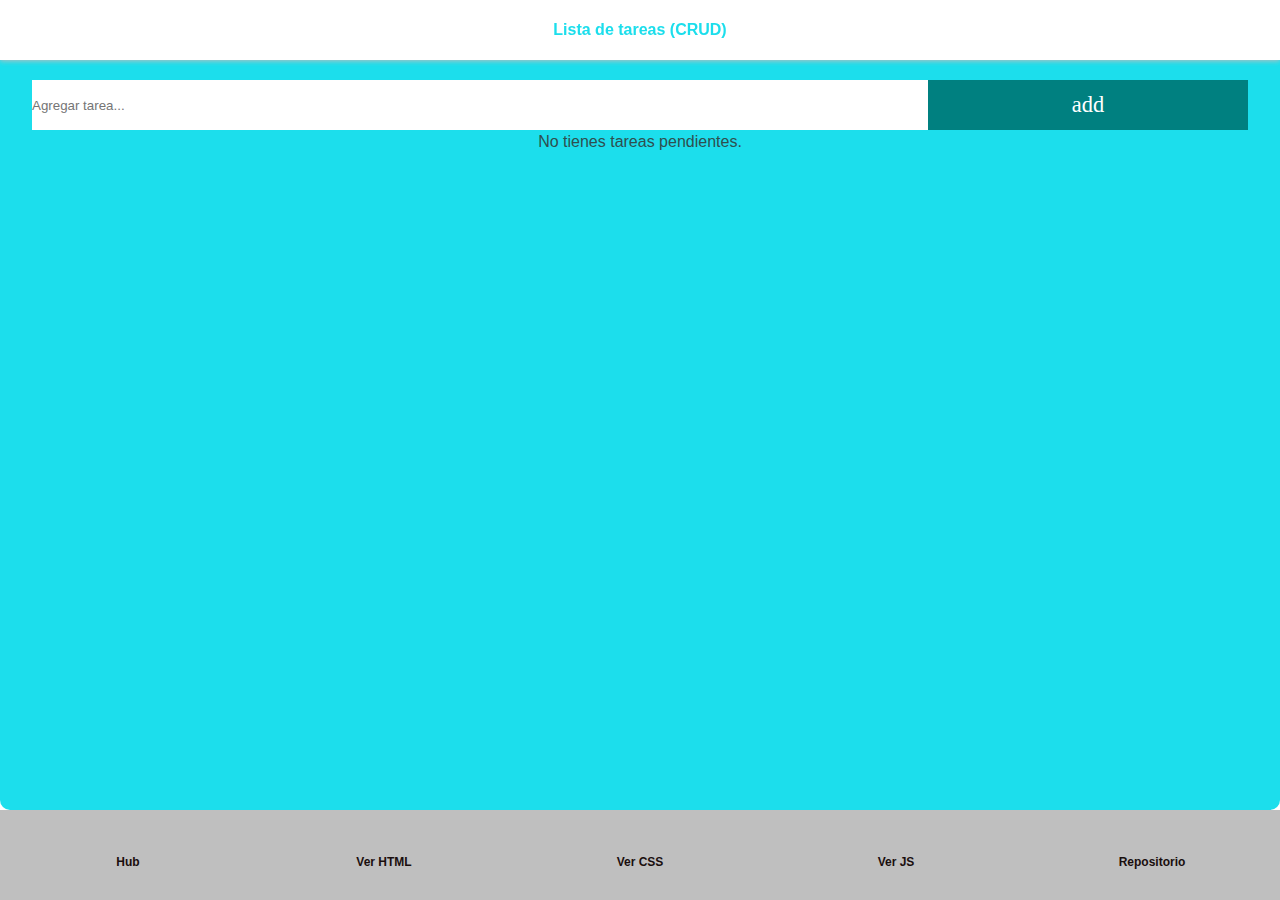
<file: CRUD.html>
<!DOCTYPE html>
<html lang="en">
<head>
    <meta charset="UTF-8">
    <meta http-equiv="X-UA-Compatible" content="IE=edge">
    <meta name="viewport" content="width=device-width, initial-scale=1.0">
    <title>Lista de Tareas</title>
    <link rel="stylesheet" href="./CRUD_style.css">
</head>
<body>
    <header>
        <div class="Titulo">Lista de tareas (CRUD)</div>
        
    </header>
    
    
    <div class="container">

        <div class="search">
            <form>
                <input id="entrada" type="text" placeholder="Agregar tarea...">
                <button class="btn-add">add</button>
            </form>
            <div class="empty">
                <p>No tienes tareas pendientes.</p>
            </div>
        </div>
        <div class="li-container">
            <ul class="tareas"> 
            </ul>
        </div>

       
    </div>
    <script src="./CRUD.js"></script>
</body>
<footer> 
    
        <ul class="temporal">
            <li><a href="./index.html" target="_blank">Hub</a></li>
            <li><a href="https://github.com/alanisin/Utel/blob/main/CRUD.html" target="_blank">Ver HTML</a></li>
            <li><a href="https://github.com/alanisin/Utel/blob/main/CRUD_style.css" target="_blank">Ver CSS</a></li>
            <li><a href="https://github.com/alanisin/Utel/blob/main/CRUD.js" target="_blank">Ver JS</a></li>
            <li><a href="https://github.com/alanisin/Utel" target="_blank">Repositorio</a></li>
            
        </ul>

 
</footer>
</html>
</file>
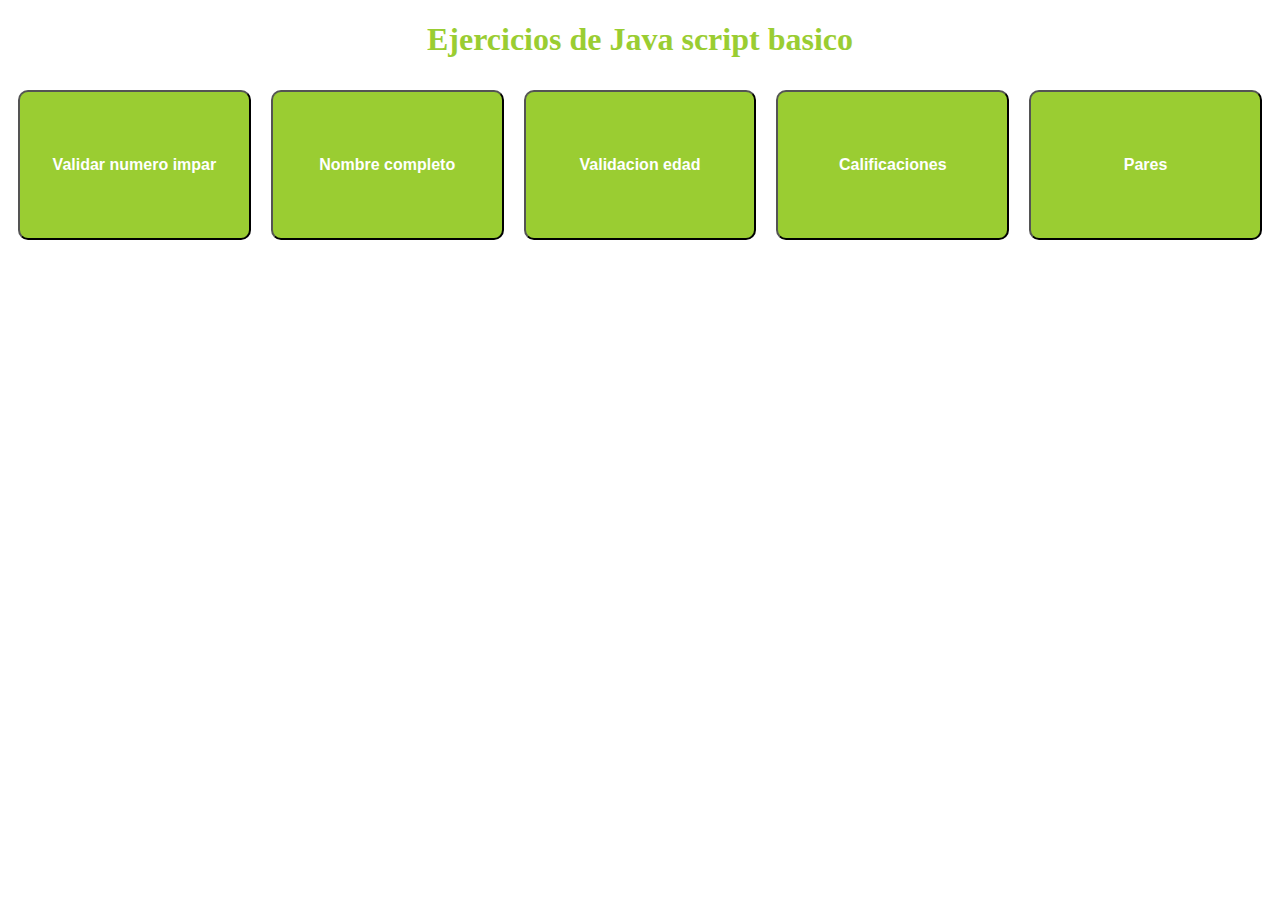
<file: ejercicio1.html>
<!DOCTYPE html>
<html lang="en">

<head>
    <meta charset="UTF-8">
    <meta http-equiv="X-UA-Compatible" content="IE=edge">
    <meta name="viewport" content="width=device-width, initial-scale=1.0">
    <link rel="stylesheet" href="./ejercicio1.css">
    <title>Ejercicio 1</title>
</head>

<body>
    <script src="./ejercicio 1_script.js"></script>
    <h1>Ejercicios de Java script basico</h1>

    <section>
            <input type="button" onclick="impar()" value="Validar numero impar" />
            <input type="button" onclick="ejercicio1()" value="Nombre completo" />
            <input type="button" onclick="ejercicio2()" value="Validacion edad" />
            <input type="button" onclick="ejercicio3()" value="Calificaciones" />
            <input type="button" onclick="ejercicio4()" value="Pares" />

    </section>

</body>

</html>
</file>
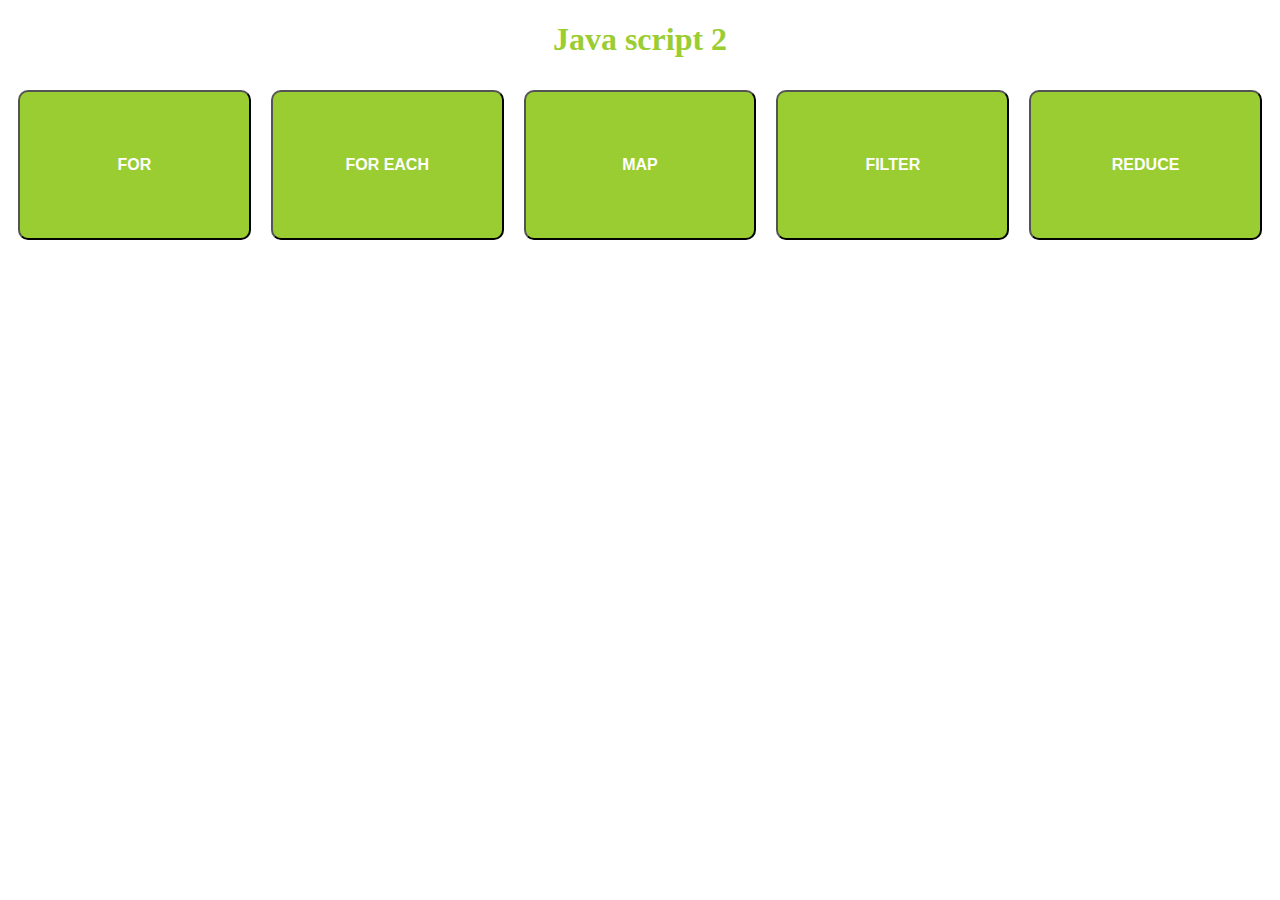
<file: ejercicio2.html>
<!DOCTYPE html>
<html lang="en">

<head>
    <meta charset="UTF-8">
    <meta http-equiv="X-UA-Compatible" content="IE=edge">
    <meta name="viewport" content="width=device-width, initial-scale=1.0">
    <link rel="stylesheet" href="./ejercicio1.css">
    <title>Ejercicio 2</title>
</head>

<body>
    <script src="./ejercicio_2.js"></script>
    <h1>Java script 2 </h1>

    <section>
            <input type="button" onclick="A()" value="FOR" />
            <input type="button" onclick="B()" value="FOR EACH" />
            <input type="button" onclick="C()" value="MAP" />
            <input type="button" onclick="D()" value="FILTER" />
            <input type="button" onclick="E()" value="REDUCE" />
            
            

    </section>

</body>

</html>
</file>
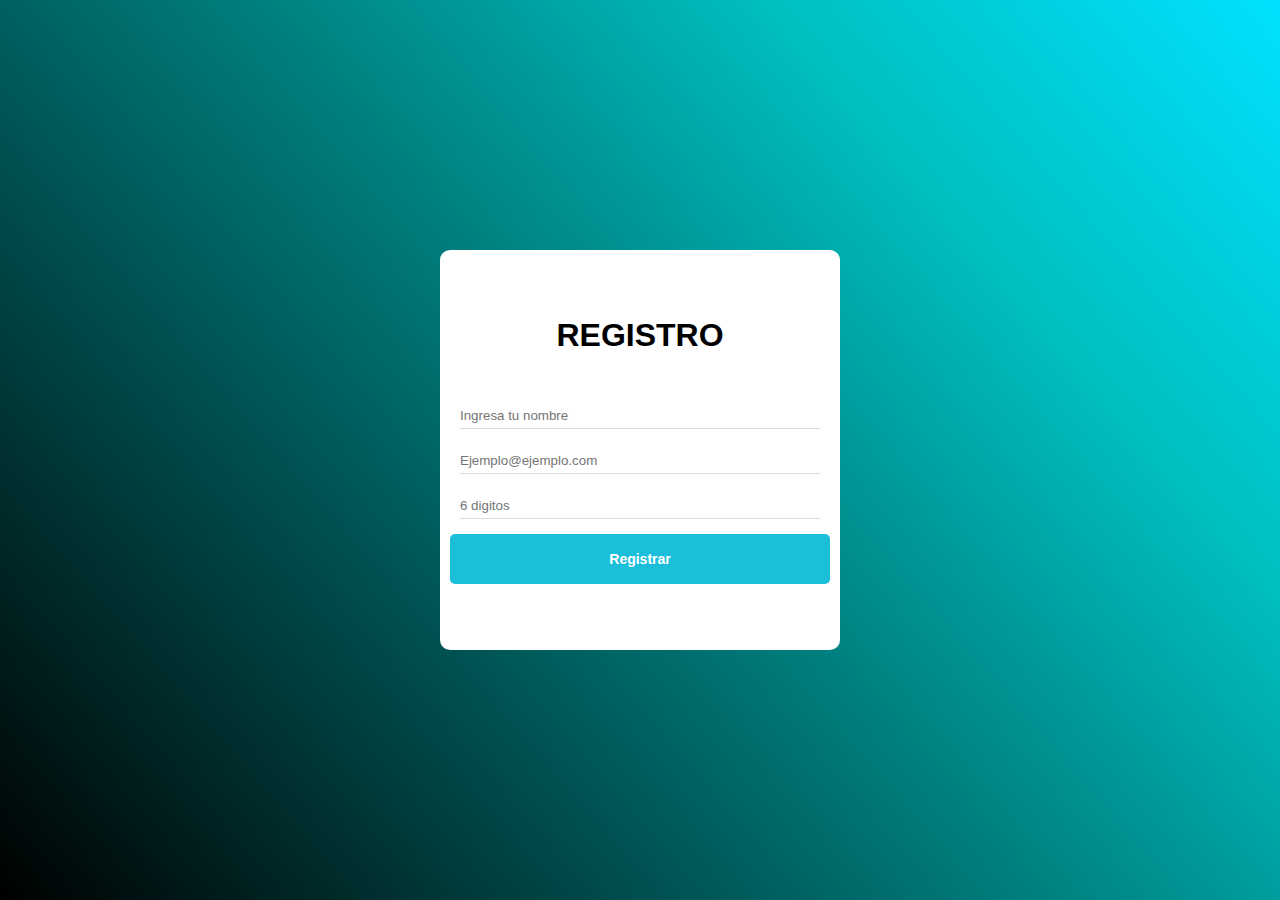
<file: Formulario_index.html>
<!DOCTYPE html>
<html lang="en">
<head>
    <meta charset="UTF-8">
    <meta http-equiv="X-UA-Compatible" content="IE=edge">
    <meta name="viewport" content="width=device-width, initial-scale=1.0">
    <title>Formulario</title>
    <link rel="stylesheet" href="Formulario_style.css">
</head>
<body>
    <script src="Formulario_script.js"></script>
   <section class="ContendedorFormulario">
     <h1>REGISTRO</h1>  
    <input type="text" id="nombre" placeholder="Ingresa tu nombre">
    <input type="email" id="email" placeholder="Ejemplo@ejemplo.com">
    <input type="password"  id="password" placeholder="6 digitos">
    <button class="BotonGenerico" type="button" onclick="registrar()">Registrar</button>    

</section>
</body>
</html>
</file>
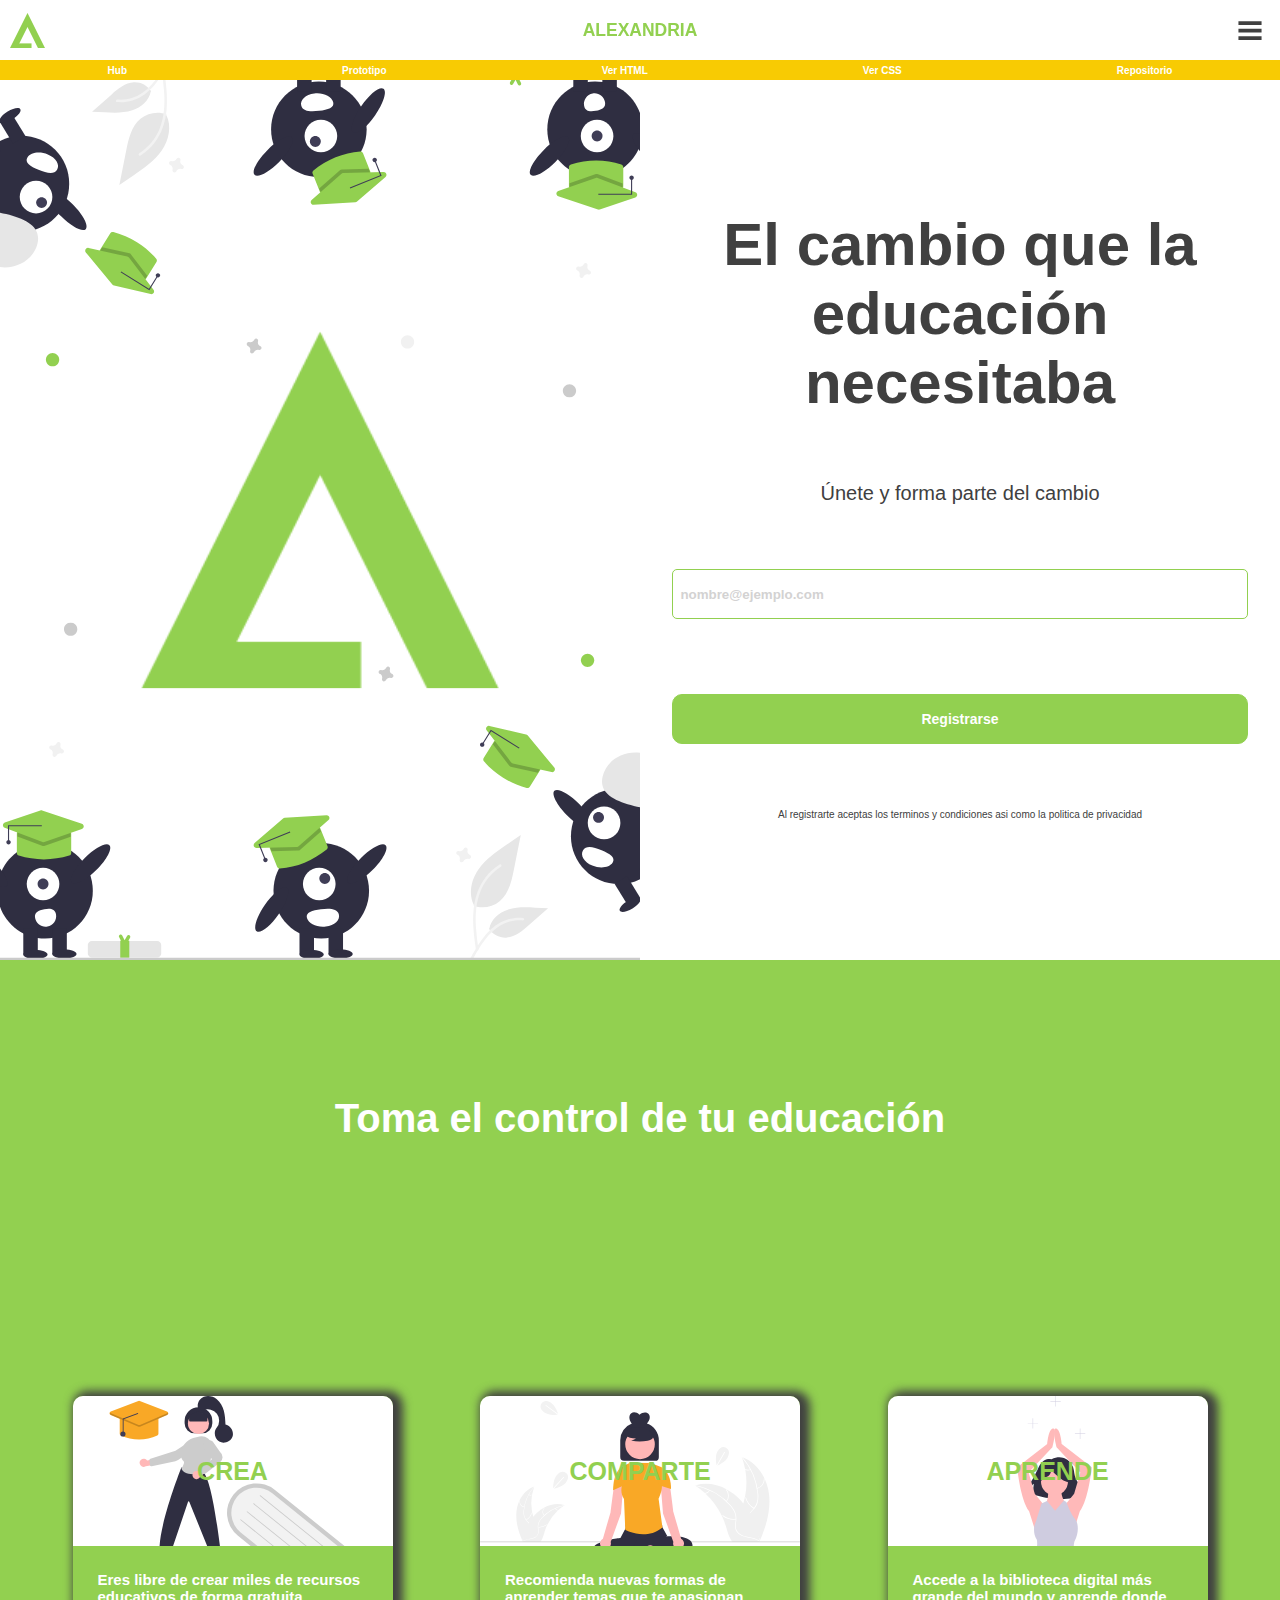
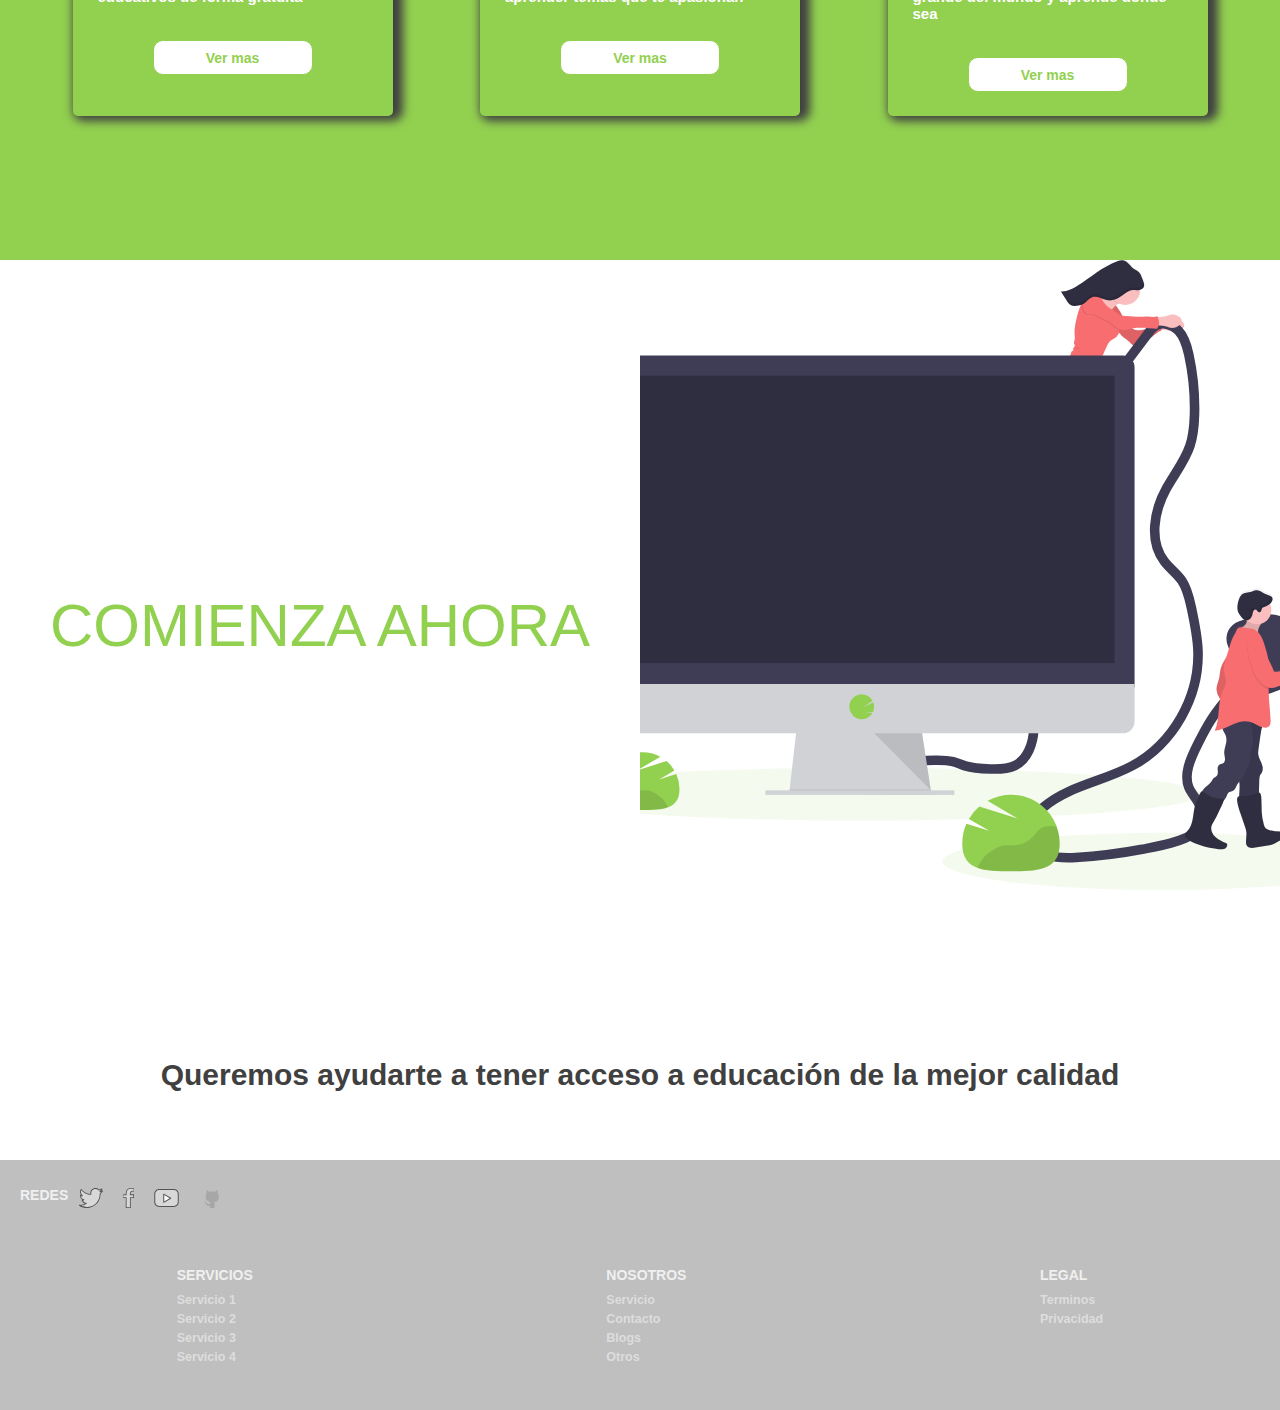
<file: landing.html>
<!--Landing page para proyecto Alexandria-->

<!DOCTYPE html>
<html lang="es">

<head>
    <meta charset="UTF-8">
    <meta name="description" content="Pequeña descripcioin">
    <meta name="robots" content="index,folow">
    <meta http-equiv="X-UA-Compatible" content="IE=edge">
    <meta name="viewport" content="width=device-width, initial-scale=1.0">
    <title>Landing Page</title>
    <link rel="stylesheet" href="./landing_style_mobile.css">
    <link rel="stylesheet" href="./landing_style_tablet.css" media="screen and (min-width: 700px) ">
    <link rel="stylesheet" href="./landing_style_desktop.css" media="screen and (min-width: 1100px) ">
    

</head>

<body>
    <header>
        <div class="logo_img"><a href="./landing.html"></a></div>
        <div class="login">ALEXANDRIA</div>
        <div class="menu_img"><a href="./landing.html"></a></div> 
    </header>

   



    <main class="container">
        <section class="temporal">
            <ul>
                <li><a href="./index.html" target="_blank">Hub</a></li>
                <li><a href="./img/imagen diseño basico.jpg" target="_blank">Prototipo</a></li>
                <li><a href="https://github.com/alanisin/Utel/blob/main/landing.html" target="_blank">Ver HTML</a></li>
                <li><a href="https://github.com/alanisin/Utel/blob/main/landing_style_mobile.css" target="_blank">Ver CSS</a></li>
                <li><a href="https://github.com/alanisin/Utel" target="_blank">Repositorio</a></li>
                
            </ul>
    
        </section>

        <section class="section_1">
            <div class="section_1_text">
                <h1>El cambio que la educación necesitaba</h1>
                <h2>Únete y forma parte del cambio</h2>
                <input type="email" name="" id="" placeholder="  nombre@ejemplo.com">
                <button class="boton-generico">Registrarse</button>
                <p> Al registrarte aceptas los terminos y condiciones asi como la politica de privacidad </p>
            </div>
            <picture class="section_1_image">
            </picture>

        </section>
        <section class="section_2">
            <div class="titulo-principal">Toma el control de tu educación</div>
            <div class="contenedor c1">
                <div class="titulo-tarjetas tt1">CREA</div>
                <div class="descripcion d1">Eres libre de crear miles de recursos educativos de forma gratuita</div>
                <button class="boton-generico small">Ver mas</button>
            </div>
            <div class="contenedor c2">
                <div class="titulo-tarjetas tt2">COMPARTE</div>
                <div class="descripcion d2">Recomienda nuevas formas de aprender temas que te apasionan</div>
                <button class="boton-generico small">Ver mas</button>
            </div>
            <div class="contenedor c3">
                <div class="titulo-tarjetas tt3">APRENDE</div>
                <div class="descripcion d3">Accede a la biblioteca digital más grande del mundo y aprende donde sea</div>
                <button class="boton-generico small">Ver mas</button>
            </div>

        </section>
        <section class="section_3">
            <div class="imagen3"></div>
            <div class="titulo3">COMIENZA AHORA</div>
            <div class="p1">Queremos ayudarte a tener acceso a educación de la mejor calidad </p>
            </div>
        </section>
    </main>

    <footer> 
        <ul class="lista redes"> <h1>REDES</h1>
            <li class="twitter-logo"><a href="" ></a></li>
            <li class="facebook-logo" ><a href="" ></a></li>
            <li class="youtube-logo"><a href="" ></a></li>
            <li class="github-logo"><a href=""  ></a></li>
        </ul>
        <ul class="lista servicios"> <h1>SERVICIOS</h1>
            <li><a href="">Servicio 1</a></li>
            <li><a href="">Servicio 2</a></li>
            <li><a href="">Servicio 3</a></li>
            <li><a href="">Servicio 4</a></li>
        </ul>
        <ul class="lista sobre-nosotros"> <h1>NOSOTROS</h1>
            <li><a href="">Servicio</a></li>
            <li><a href="">Contacto</a></li>
            <li><a href="">Blogs</a></li>
            <li><a href="">Otros</a></li>
        </ul>
        <ul class="lista legales"> <h1>LEGAL</h1>
            <li><a href="">Terminos</a></li>
            <li><a href="">Privacidad</a></li>
        </ul>

    </footer>
</body>

</html>
</file>
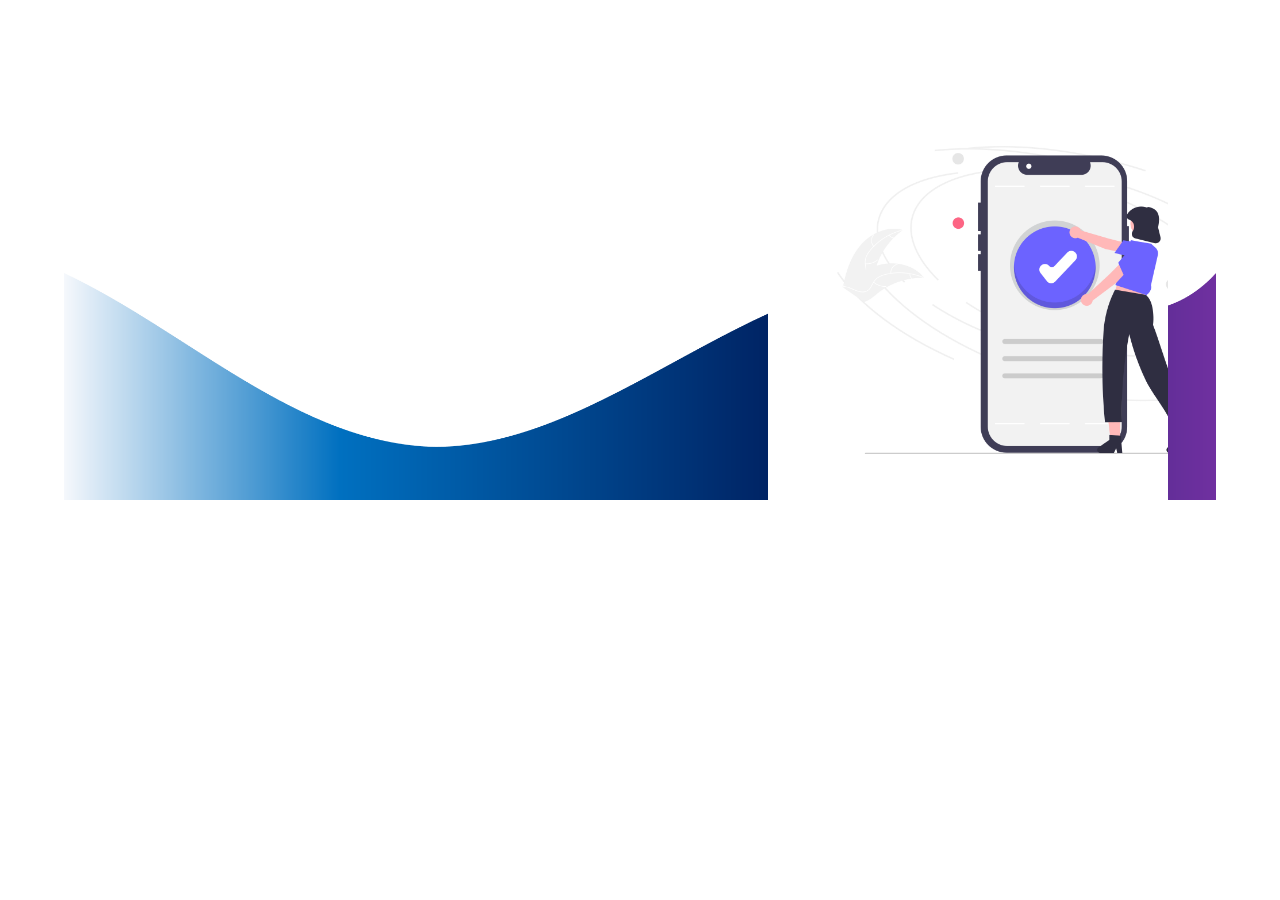
<file: Reto_semanal_3.html>
<!DOCTYPE html>
<html lang="en">
<head>
    <meta charset="UTF-8">
    <meta http-equiv="X-UA-Compatible" content="IE=edge">
    <meta name="viewport" content="width=device-width, initial-scale=1.0">
    <title>Reto3</title>
    <link rel="stylesheet" href="./Reto_Semanal_3.css">
</head>

<body>
    <header>

    </header>

    <main>
        
        <div class="seccion1"> 
            <div class="img1">

            </div>

            <div>

            </div>

        </div>

    </main>



</body>

</html>
</file>
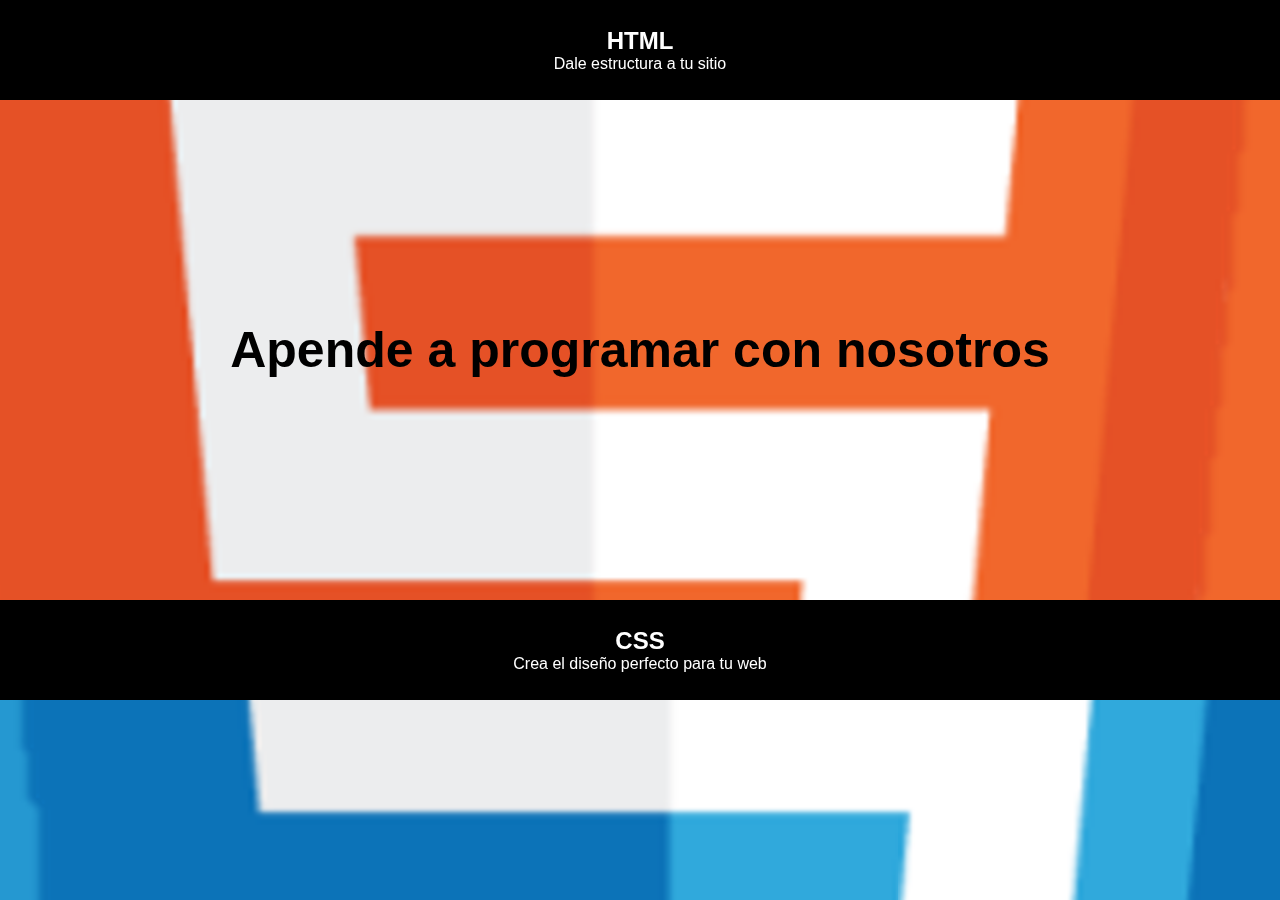
<file: Retosemanal_2.html>
<!DOCTYPE html>
<html lang="en">
<head>
    <meta charset="UTF-8">
    <meta http-equiv="X-UA-Compatible" content="IE=edge">
    <meta name="viewport" content="width=device-width, initial-scale=1.0">
    <link rel="stylesheet" href="Retosemanal_2_style.css">
    <title>Reto Semanal 2</title>
</head>

<body>
    
    <section class="main-section">
        <div class="section-title">
            <h2>HTML</h2>
            <p>Dale estructura a tu sitio </p>
         </div>
        
        <div class="section-image">
           <h1>Apende a programar con nosotros</h1>
           
           <img class="img-1" src="./img/HTML.png" alt="">
        </div>

        <div class="section-title">
            <h2>CSS</h2>
            <p>Crea el diseño perfecto para tu web </p>
        </div>

        <div class="section-image">
            <h1>Desarrolla tus ideas por completo</h1>
            
            <img class="img-2" src="./img/css.png" alt="">
         </div>
         <div class="section-title">
            <h2>Java Script</h2>
            <p>Agrega funcionalida a tu sitio</p>
        </div>

        <div class="section-image">
            <h1>No te pongas limites</h1>
            
            <img class="img-3" src="./img/js.png" alt="">
         </div>

         
    </section>
      


</body>

</html>
</file>
<file: CRUD_style.css>
* {
    box-sizing: border-box;
    margin: 0;
    padding: 0;
    list-style: none;
    text-decoration: none;
    border: none;
    outline: none;
    font-family:Verdana, Geneva, Tahoma, sans-serif;
}

body {
   
    font-size: 16px;
    line-height: 1.5;
    background-color: rgb(255, 255, 255);
    color: white;
    width: 100%;
     height: auto;
     display: flex;
    flex-wrap: wrap;
    justify-content: center;
    align-items: flex-start;
  }
  header{
    background-color:white;
    width: 100%;
    height: 60px;
    display: flex;
    justify-content: center;
    align-items: center;
    justify-content: space-between;
    box-shadow: 0px 1px 5px rgb(189, 189, 189);
   position: fixed;
   color: rgb(28, 222, 236);
   text-align: center;
   position: fixed;
}
.temporal{
  width: 100%;
  height: 20px;
  display: flex;
  text-align: center;
  justify-content: space-around;
  align-items:center;
}
.temporal ul{
  display: flex;
  justify-content: space-around;
  align-items:center;
  text-align: center;
  width: auto;
  height: 100%;
}
.temporal a{
  font-size: .75rem;
  width: auto;
text-align: center;
  color: rgb(26, 14, 14);
  font-weight: 700;
}
.Titulo{
    width: 100%;
text-align: center;
font-weight: 700;
font-size: 1rem;
}
  
  h1 {
    width: 100%;
    text-align: center;
    color: rgb(255, 255, 255);
  }
  
  .container {
padding-top: 80px;
padding-bottom: 150px;
    width: 100%;
    min-height: 90vh;
    margin-left: auto;
    margin-right: auto;
    background-color: rgb(28, 222, 236);
    border-radius: 10px;
    display: flex;
    flex-direction: column;
    justify-content: start;
    align-items: center;
  }
  
  .search {
    margin-left: auto;
    margin-right: auto;
    width: 100%;
    display: flex;
    flex-wrap: wrap;
    align-items: flex-start;
    color: rgb(255, 255, 255);
  }
  
  form {
    width: 100%;
    display: flex;
    flex-wrap: wrap;
    justify-content: center;
    color: rgb(255, 255, 255);
  }
  
  input {
    width: 70%;
    height: 50px;
    outline: none;
    color: rgb(90, 190, 51);
  }
  
  .li-container {
    background-color: rgb(28, 222, 236);;
    width: 80%;
    color: darkslategray;
  }
  
  .tareas{
      width: 100%;
     height: auto;
    display: flex;
    flex-direction: column;
    align-items:flex-start ;
    justify-content: flex-start;
  }
  
  li {
    width: 100%;
    list-style: none;
    background-color: white;
    border-radius: 10px;
    margin-top: 15px;
    display: flex;
  }
  
  li p {
    margin: 0;
    padding: 15px;
    width: 100%;
  }
  
  .btn-delete {
    margin-left: auto;
    border: none;
    background-color: #e31746;
    color: white;
    font-weight: bold;
    padding: 5px 10px;
    outline: none;
    width: 25%;
    font-size: .75rem;
  }
  .btn-edit {
    margin-left: auto;
    border: none;
    background-color: #e39117;
    color: white;
    font-weight: bold;
    padding: 5px 10px;
    outline: none;
    border-top-right-radius: 10px;
    border-bottom-right-radius: 10px;
    width: 25%;
    font-size: .75rem;
  }
  
  .btn-delete:hover {
    cursor: pointer;
    background-color: lightseagreen;
  }
  .btn-edit:hover {
    cursor: pointer;
    background-color: lightseagreen;
  }
  
  .btn-add {
    width: 25%;
    padding: 5px 15px;
    border: none;
    color: white;
    font-family: fantasy;
    background-color: teal;
    font-size: 1.4rem;
    outline: none;
  }
  
  .btn-add:hover {
    cursor: pointer;
    background-color: darkcyan;
  }
  
  .empty {
    color: darkslategrey;
    width: 100%;
    text-align: center;
  
    
  }
  .rojito::placeholder {
    color: rgb(236, 25, 17);
    border-color: 10px solid rgb(236, 25, 17);
    font-weight: 700;
  }
  .grisesito::placeholder {
    color: rgb(165, 168, 168);
  }
  .naranjita::placeholder {
    color: rgb(236, 148, 17);
    font-weight: 700;
  }
  
  /*---------------------------------------------------------------------------footer*/
footer{
    
     display: flex;
     justify-content:center;
     align-items: center;
     background-color:#BFBFBF;
     top: 90vh;
     position: fixed;
     width: 100%;
     height:10vh;
 }
 footer h1{   
 font-weight: 700;
 font-size: 1rem;
 margin-bottom: 10px;
 }
 footer a{   
 font-weight: 700;
 font-size: .5rem;
 width: 20px;
 height: 20px;
 }
 footer li{
   background-color:rgba(0, 0, 0, 0);
  display: flex;
  justify-content:center;
  }
</file>
<file: ejercicio1.css>
section{
    display: flex;
    justify-content: center;
    width: auto;
    height: auto;

}
h1{
    text-align: center;
    color: yellowgreen;
}

input{
    cursor: pointer;
    margin: 10px;
    width: 250px;
    height: 150px;
    font-size: 1rem;
    text-align: center;
    background-color: yellowgreen;
    color: white;
    font-weight: 700;
    border-radius: 10px 10px 10px 10px;
   
}
input:hover{
background-color: red;


}
</file>
<file: Formulario_style.css>
* {
    box-sizing: border-box;
    margin: 0;
    padding: 0;
    list-style: none;
    text-decoration: none;
    border: none;
    outline: none;
    font-family: Verdana, Geneva, Tahoma, sans-serif;
}

body {
    width: 100vw;
    height: 100vh;
    background: rgb(0, 0, 0);
    background: linear-gradient(49deg, rgba(0, 0, 0, 1) 0%, rgba(0, 63, 63, 1) 25%, rgba(0, 126, 126, 1) 50%, rgba(0, 191, 191, 1) 75%, rgba(0, 225, 255, 1) 100%);
    display: flex;
    align-items: center;
    justify-content: center;
}

.ContendedorFormulario {
    width: 400px;
    height: 400px;
    background-color: #FFFF;
    display: flex;
    flex-wrap: wrap;
    flex-direction: column;
    border-radius: 10px 10px 10px 10px;
    justify-content: center;
    align-items: center;

}
h1{
    margin-bottom: 40px;
}

input {
    width: 90%;
    height: 25px;
    margin: 10px;
    border-bottom: 1px solid gainsboro;
}

button {
    height: 50px;
    width: 95%;
    padding: 0 15px;
    margin-top: 5px;
    background-color: #1BBFDA;
    border: 0;
    font-size: 14px;
    font-weight: 600;
    color: #FFFF;
    border-radius: 5px;

}
</file>
<file: landing_style_mobile.css>
* {
    box-sizing: border-box;
    margin: 0;
    padding: 0;
    list-style: none;
    text-decoration: none;
    border: none;
    outline: none;
    font-family:Verdana, Geneva, Tahoma, sans-serif;
}
body{
height: auto;
min-width: 320px;
margin-left: auto;
margin-right: auto;
}

html {
    font-size: 62.5%;
}

.container{
    display: flex;
    flex-wrap: wrap;
    justify-content: center;
}

.header, footer, .section_1, .section_2, .section_3 {
    width: 100%;
    min-width: 150px;
    height: 300px;
    
}
header{
    background-color:white;
    width: 100%;
    height: 60px;
    display: flex;
    flex-wrap: wrap;
    justify-content: center;
    align-items: center;
    justify-content: space-between;
    box-shadow: 0px 1px 5px rgb(189, 189, 189);
   position: fixed;
}



.logo_img{
    background-image:url(./img/Alexandria\ svg.svg);
    width: 35px;
    height: 35px;
    background-position: center;
    background-size: cover;
    margin-top: auto;
    margin-bottom: auto;
    margin-left: 10px;
}
.navegation_bar{
    display: flex;
    justify-content: center;
    align-items: center;
    background-color: tomato;
    width: 0%;
    height: auto;
    visibility: hidden;
}
.login{
    display: flex;
    justify-content: center;
    align-items: center;
    width: 30%;
    height: auto;
    color: #92D050;
    font-size: 1.75rem;
    font-weight: 900;
}
.menu_img{
    background-image:url(./img/menu-icon\ negro.svg);
    width: 30px;
    height: 25px;
    display: flex;
    justify-content: center;
    align-items: center;
    background-position: center;
    background-size: cover;
    margin-top: auto;
    margin-bottom: auto;
    margin-right: 15px;
}

/*---------------------------------------------------------------------------seccion Temporal*/
main{
    padding-top: 60px;
}
.temporal{
    background-color: #f8cb03;
    width: 100%;
    height: 20px;
    position: fixed;
}
.temporal ul{
    display: flex;
    justify-content: space-around;
    align-items:center;
    width: auto;
    height: 100%;
}
.temporal a{
    font-size: 1rem;
    color: white;
    font-weight: 700;
}




/*---------------------------------------------------------------------------seccion 1*/
.section_1{
    background-color: white;
    display: flex;
    flex-wrap: wrap;
    width: 100%;
    height:auto;
    align-items: center;
    z-index: (-1);
}
.section_1_text{
    background-color:white;
    order: 2;
    color: #404040;
width: 100%;
height: 320px;
display: flex;
flex-wrap: wrap;
justify-content: center;
align-items: center;
}
.section_1_text h1{
    width: 100%;
    font-size: 24px;
height: auto;
text-align: start;
margin-top: auto;
margin-bottom: auto;
text-align: center;
margin-left: 5%;
margin-right: 5%;
}
.section_1_text h2{
    width: 100%;
    font-size: 12px;
    text-align: center;
    height: auto;
    font-weight: 100;
    margin-top: auto;
    margin-bottom: auto;
    margin-left: 5%;
    margin-right: 5%;

}

.section_1_text input{
    width: 90%;
    height:50px;
    border-radius: 5px;
    border: 1px solid #92D050;
}
.section_1_text input::placeholder{
    color: rgb(211, 210, 210);
    font-weight: 700;
}
.section_1_text input:hover{
    box-shadow:0 1px 6px 0 #BFBFBF;
    border-color: #92D050;
}

.boton-generico{
    margin-top: 10px;
    width: 90%;
    height: 50px;

    background-color: #92D050;
    border: 0;
    font-size: 14px;
    font-weight: 600;
    color: white;
    border-radius: 5px;
    padding: 0 15px;
    border: 1px solid #92D050;
    border-radius: 10px;
    }
    button:hover{
        box-shadow:0 1px 6px 0 #404040;
        border-color: #92D050;
    }
    .small{
        width: 50%;
        height: 35px;
        color: #92D050;
        background-color: white;
    }
    .section_1_text p{
        width: 100%;
        font-size: 10px;
        height: auto;
        text-align: center;
        margin-left: 5%;
    margin-right: 5%;
        }


.section_1_image{
    order: 1;
   background-image: url(./img/undraw_Graduation_re_gthn.svg);
   background-position: bottom;
   background-size:cover;
   width: 100%;
   height: 160px;
size: 1.6rem;
display: flex;
align-items: center;
justify-content: center;
}


/*---------------------------------------------------------------------------seccion 2*/

.section_2{
    order: 3;
    background-color: #92D050;
    color: #404040;
    display: flex;
    flex-wrap: wrap;
    justify-content: space-evenly;
    align-items: center;
    height: auto;
}
.titulo-principal   {
    display: flex;
    align-items: center;
    justify-content: center;
    background-color: #92D050;
    text-align: center;
    width: 100%;
    height: 50px;
    font-size: 3rem;
    font-weight: 700;
    margin-top: 25px;
    margin-bottom: 35px;
    color: white;
    margin-left: 15px;
    margin-right: 15px;
}
.contenedor{
    width: 320px;
    height: 320px;
    background-color: #92D050;
    margin-left: 15px;
    margin-right: 15px;
    border-radius: 10px 10px 5px 5px;
    display: flex;
    justify-content: start;
    flex-direction: column;
    align-items: center;
    margin-bottom: 35px;
    box-shadow: 5px 0px 10px 5px #404040;
}
.titulo-tarjetas{
    display: flex;
    align-items: center;
    justify-content: center;
    width: 100%;
    height: 150px;
    color: #92D050;
    font-size: 2.5rem;
    font-weight: 700;
    background-color: white;
    margin-bottom: 25px;
}

.descripcion{
    display: flex;
    align-items: center;
    justify-content: center;
    margin-left: 25px;
    margin-right: 25px;
    font-size: 1.5rem;
    font-weight: 600;
    margin-bottom: 25px;
    color: white;
}
.tt1{
    background-image: url(./img/undraw_education_f8ru.svg);
    background-position:top;
    background-size: cover;
    border-radius: 10px 10px 0px 0px;
}
.tt2{
    background-image: url(./img/undraw_Meditation_re_gll0.svg);
    background-position:center;
    background-size: cover;
    border-radius: 10px 10px 0px 0px;
}
.tt3{
    background-image: url(./img/undraw_yoga_248n.svg);
    background-position:top;
    background-size: cover;
    border-radius: 10px 10px 0px 0px;
}


/*---------------------------------------------------------------------------seccion 3*/
.section_3{
    order: 4;
    width: 1000%;
    height: auto  ;
    display: flex;
    flex-wrap: wrap;
    justify-content: center;
    text-align: center;
    color:white;
}
.imagen3{
    background-image: url(./img/undraw_certification_aif8.svg);
    background-position: top;
    background-size: cover;
    width: 100%;
    height: 320px;
}
.titulo3{
    display: flex;
    align-items:center;
    justify-content: center;
    font-size: 3rem;
    color: #92D050;
    margin-top: 50px;
}
.p1{
    display: flex;
    align-items:center;
    justify-content: center;
    flex-direction: column;
    font-size: 1.5rem;
    font-weight: 600;
    width: 75%;
    height: 100px;
    color: #404040;
}
.p3{
    color: #92D050;
    
}

/*---------------------------------------------------------------------------footer*/
footer{
   padding-top: 15px;
    display: flex;
    flex-wrap: wrap;
    justify-content: space-between;
    background-color:#BFBFBF;
    width: 100%;
    height:auto;
}
footer h1{
color: rgb(240, 240, 240);    
font-weight: 700;
font-size: 1.4rem;
margin-bottom: 10px;
}
footer a{
color: #dddddd;    
font-weight: 700;
font-size: 1.25rem;
width: 20px;
height: 20px;
}
.lista{
    margin-left: 20px;
    margin-right: 20px;
    
}   
.lista li{
    margin-bottom: 5px;
}


.redes{
    width: 100%;
    height: 50px;
    display: flex;
    justify-content: start;
    align-items: center;
}

.twitter-logo{
    background-image: url(./img/1485972269-twitersocialnetworkbrandlogo_78989.svg);
    background-position: center;
    background-repeat: no-repeat;
    background-size: contain;
    width: 25px;
    height: 20px;
    margin-right: 10px;
    margin-left: 10px;
}
.facebook-logo{
    background-image: url(./img/1485972229-facebooksocialnetworkbrandlogo_78984.svg);
    background-position: center;
    background-repeat: no-repeat;
    background-size: cover;
    width: 11px;
    height: 20px;
    margin-right: 10px;
    margin-left: 10px;
}
.youtube-logo{
    background-image: url(./img/1485972299-youtubesocialnetworkbrandlogo_79028.svg);
    background-repeat: no-repeat;
    background-position: center;
    background-size: contain;
    width: 25px;
    height: 20px;
    margin-right: 10px;
    margin-left: 10px;
}
.github-logo{
    background-image: url(./img/GITHUB_icon-icons.com_65553.svg);
    background-position: center;
    background-repeat: no-repeat;
    background-size: contain;
    width: 25px;
    height: 20px;
    margin-right: 10px;
    margin-left: 10px;
}
</file>
<file: landing_style_tablet.css>
/*---------------------------------------------------------------------------seccion 1*/

.section_1_text{
    order: 1;
width: 50%;
margin-top: 10px;
}
.section_1_image{
    order: 2;
    background-image: url(./img/rectangle.svg);
    background-position:center;
   background-size:cover;
   width: 50%;
   height:320px;
}


/*---------------------------------------------------------------------------seccion 2*/

/*---------------------------------------------------------------------------seccion 3*/

.imagen3{
    order: 2;
    width: 50%;
    background-image: url(./img/undraw_monitor_iqpq.svg);
}
.titulo3{
    order: 1;
    width: 50%;
}
.p1{
    order: 3;
    width: 100%;
    
}
/*---------------------------------------------------------------------------footer*/
footer{
    height:250px;
    justify-content: space-around;
}
</file>
<file: landing_style_desktop.css>
.section_1{
    height: 100vh;
}
.section_1_text{
    order: 2;
width: 50%;
height: 75vh;
}
.section_1_text h1{
   font-size: 6rem;
}
.section_1_text h2{
    font-size: 2rem;
 }

.section_1_image{
    order: 1;
    background-image: url(./img/graduation\ sqare.svg);
    background-position:center;
   background-size:cover;
   width: 50%;
   height: 100vh;
}
.titulo-principal{
    font-size: 4rem;
}

.imagen3{
    background-image: url(./img/undraw_monitor_iqpq.svg);
    background-position: center;
}
.section_2{
    height: 100vh;
}
.section_3{
    height: 100vh;
}
.imagen3{
    height: 70%;
}
.titulo3{
    height: 70%;
    font-size: 6rem;
}
.p1{
    height: 30%;
    font-size: 3rem;
}
</file>
<file: Reto_Semanal_3.css>
*{
    margin:0;
    padding:0;
    font-family: Verdana, Geneva, Tahoma, sans-serif;
    box-sizing: border-box;
}
main{
    display: flex;
    justify-content:center;
    align-items:center;
    margin-left:auto;
    margin-right:auto;
}
.seccion1{
    background-image: url(./img/Fondo\ reto\ 3.png);
    background-size:cover;
    width: 90vw;
    height: 500px;
}
.img1  {
    background-image: url(./img/img1.jpg);
    background-size: cover;
    width: 400px;
    height: 400px;
    position:sticky;
    left: 60vw;
    top: 90%;
}
</file>
<file: Retosemanal_2_style.css>
body, html {
  overflow: hidden;
}
* {
  margin:0;
  padding:0;
  font-family: Verdana, Geneva, Tahoma, sans-serif;
}
/* Estilos del contenedor, debemos asignar un tamaño fijo
 para hacer que funcione */
body .main-section { 
  height:100vh;
  width: 100%;
  overflow-x: auto; 
  overflow-y: auto;
  perspective: 2px;

}
/* El tamaño de nuestra sección será afectado por el padding */
/* Agregamos los estilos del texto para la sección */
section .section-image {
    height: 500px;
    display: flex;
    flex-direction: column;
    align-items: center;
    justify-content: center;
      position: relative;
      overflow: hidden;
      text-align: center;
      color: black;
}
/* posicionamos a nuestra imagen dentro de la sección */
 img {
  position: absolute;
  transform: translateZ(-3px) scale(2);
  z-index: -1;
 }
section .section-title
 {
    display: flex;
    flex-direction: column;
    align-items: center;
    justify-content: center;
    height: 100px;
  background: black;
  color: white
}
h1{
    font-size: 50px;}
</file>
